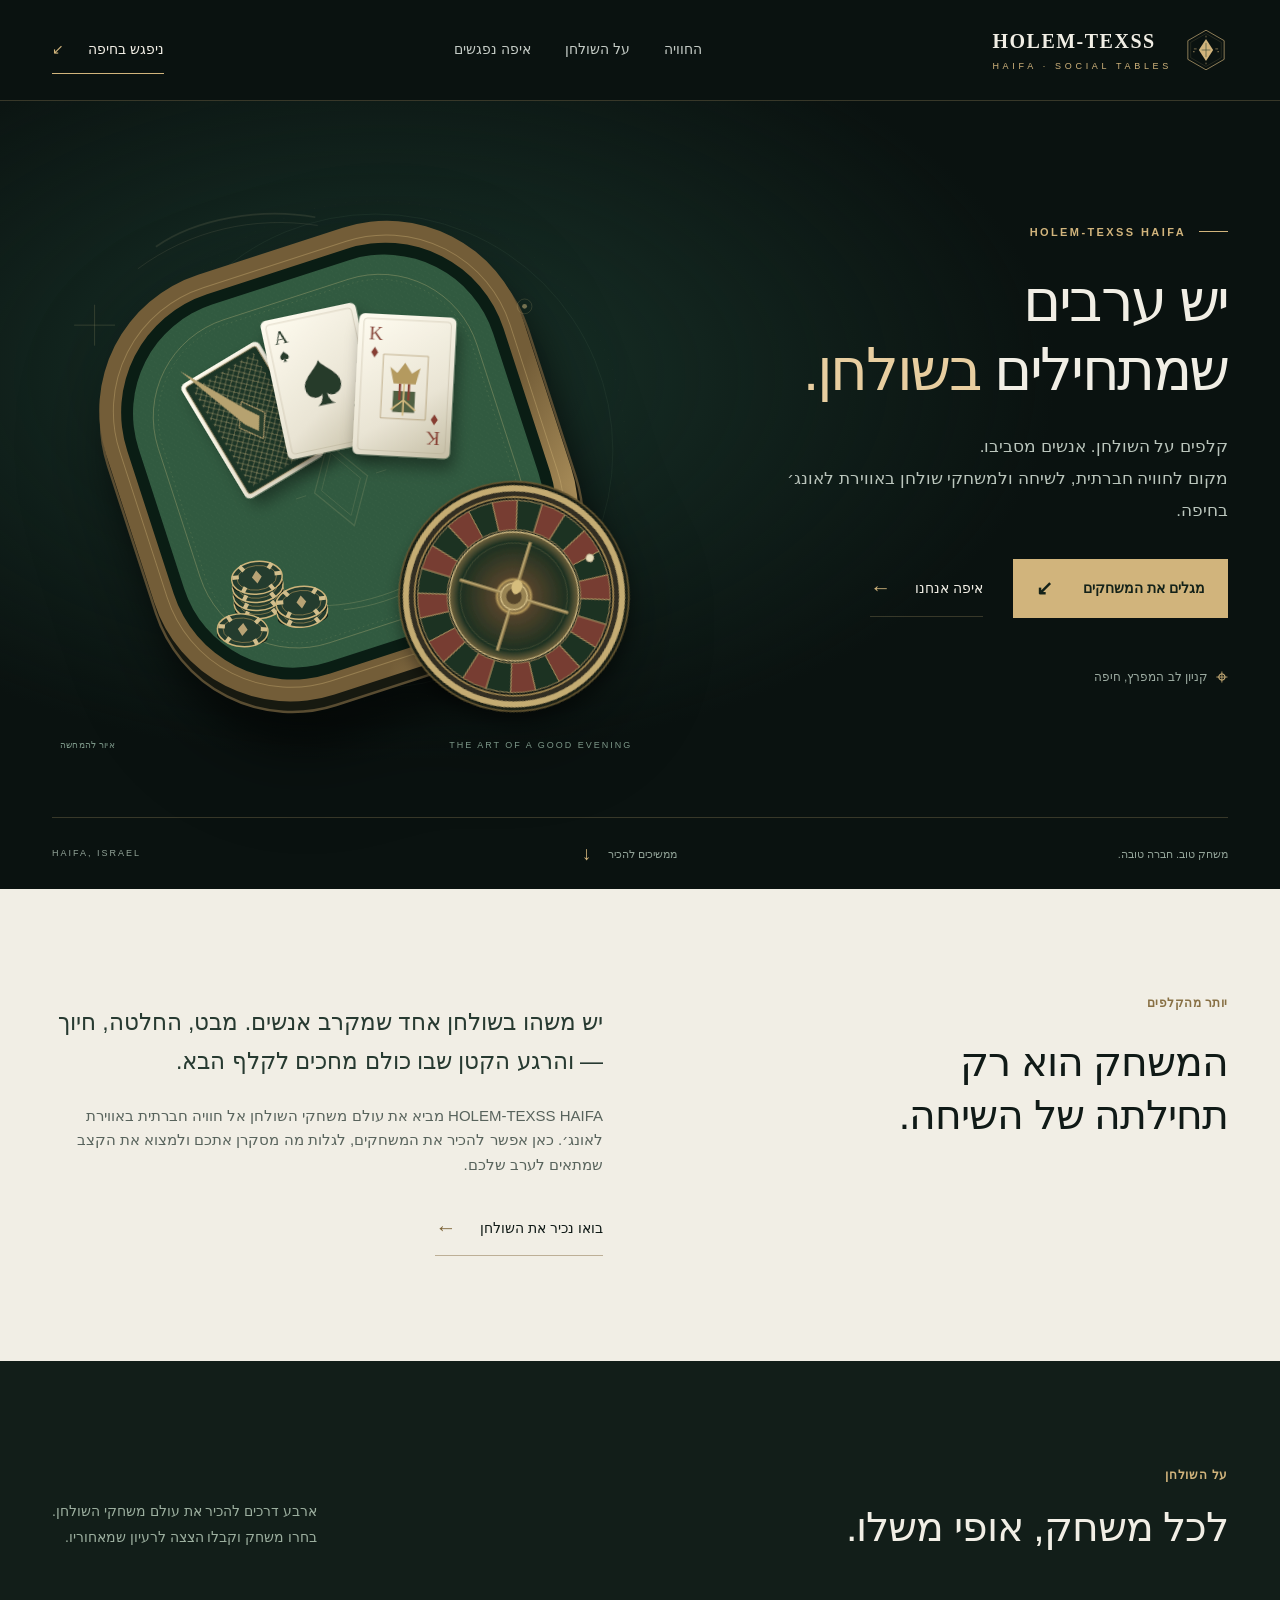
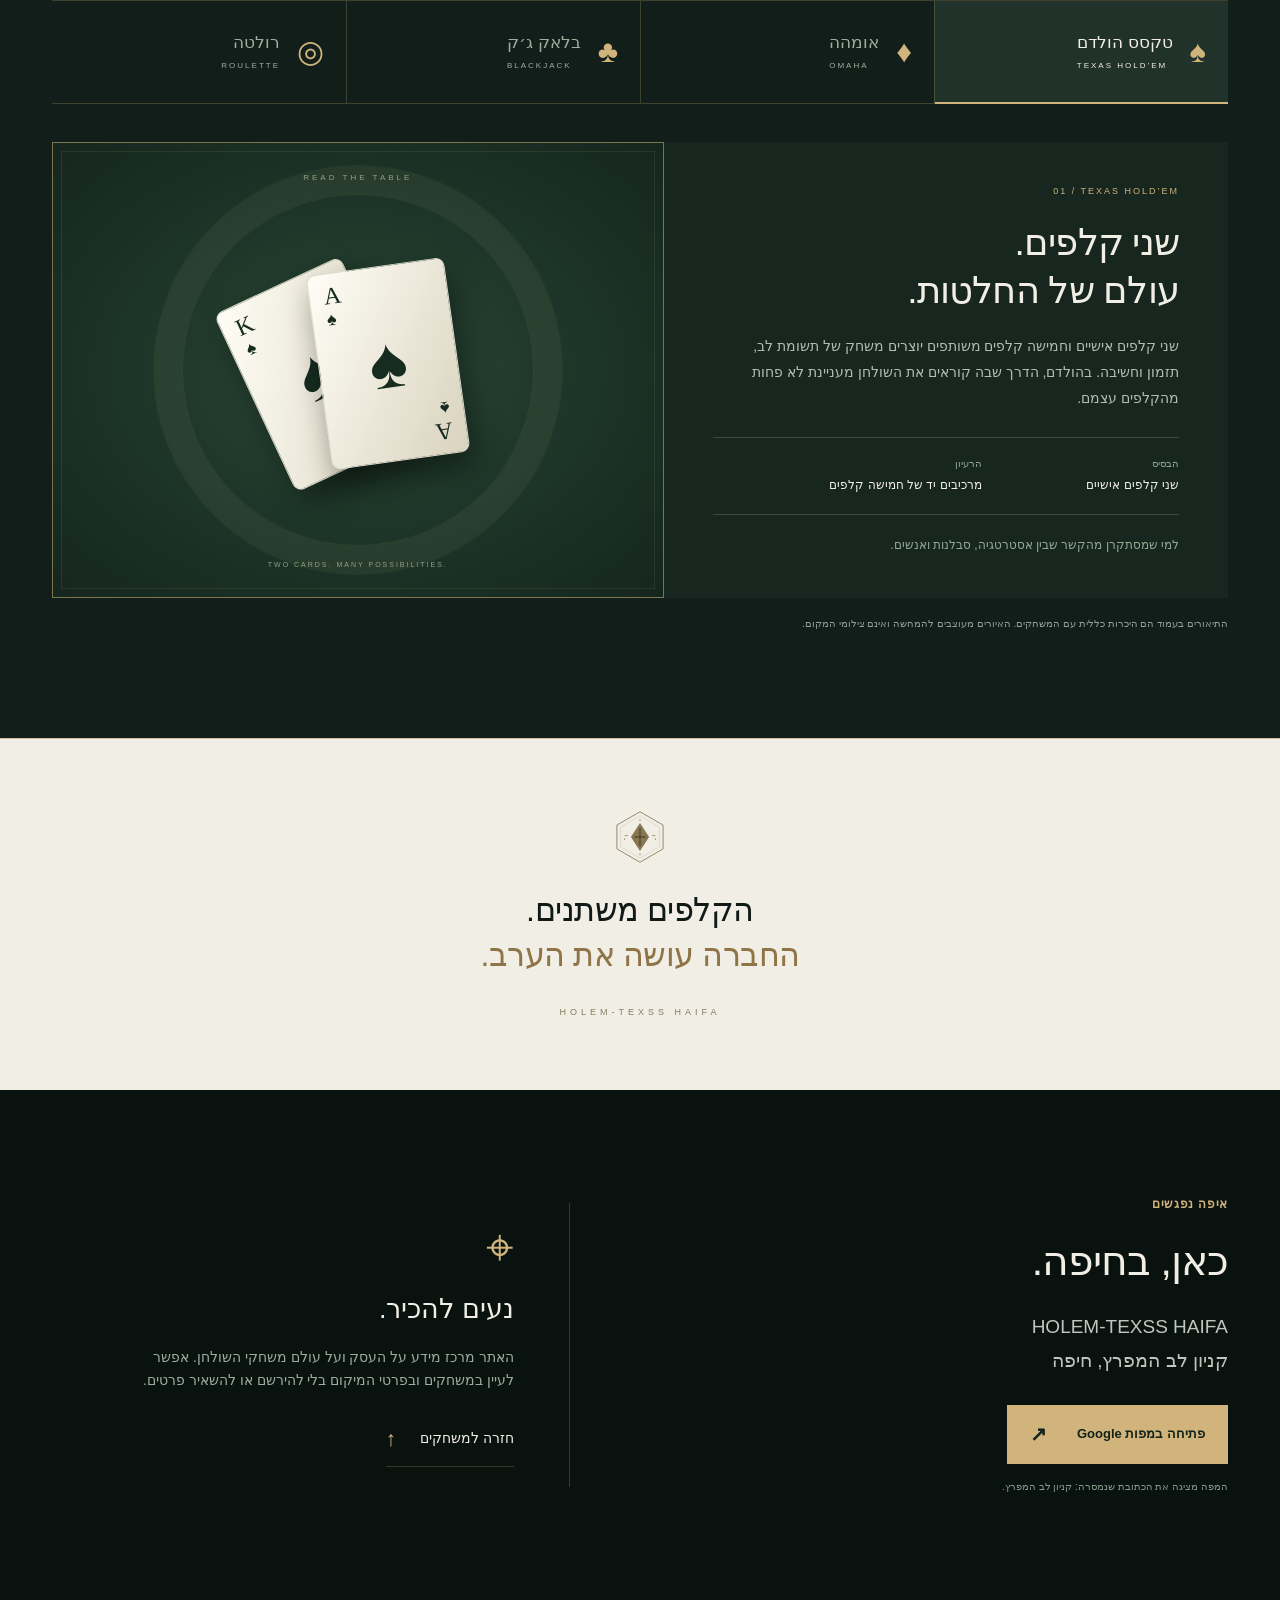
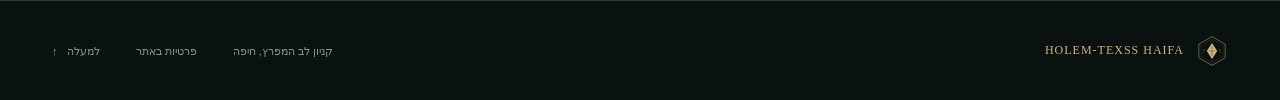
<file: index.html>
<!doctype html>
<html lang="he" dir="rtl">
<head>
  <meta charset="utf-8">
  <meta name="viewport" content="width=device-width, initial-scale=1">
  <meta name="theme-color" content="#101a17">
  <meta name="description" content="HOLEM-TEXSS HAIFA — משחקי שולחן, שיחה ואווירת לאונג׳ בחיפה. הכירו את עולם ההולדם, האומהה, הבלאק ג׳ק והרולטה. קניון לב המפרץ, חיפה.">
  <meta property="og:type" content="website">
  <meta property="og:locale" content="he_IL">
  <meta property="og:site_name" content="HOLEM-TEXSS HAIFA">
  <meta property="og:title" content="HOLEM-TEXSS HAIFA | סביב שולחן אחד">
  <meta property="og:description" content="משחקי שולחן, שיחה ואווירת לאונג׳. קניון לב המפרץ, חיפה.">
  <title>HOLEM-TEXSS HAIFA — סביב שולחן אחד</title>
  <link rel="icon" href="assets/mark.svg" type="image/svg+xml">
  <link rel="stylesheet" href="assets/site.css">
  <script src="assets/site.js" defer></script>
</head>
<body>
  <a class="skip-link" href="#main">דילוג לתוכן</a>
  <header class="site-header">
    <div class="wrap header-inner">
      <a class="brand" href="./" aria-label="HOLEM-TEXSS HAIFA — עמוד הבית">
        <img src="assets/mark.svg" alt="" width="44" height="44">
        <span class="brand-type" dir="ltr">HOLEM-TEXSS<small>HAIFA · SOCIAL TABLES</small></span>
      </a>
      <nav aria-label="ניווט ראשי">
        <a href="#experience">החוויה</a>
        <a href="#games">על השולחן</a>
        <a href="#visit">איפה נפגשים</a>
      </nav>
      <a class="header-link" href="#visit">ניפגש בחיפה <span aria-hidden="true">↙</span></a>
    </div>
  </header>

  <main id="main">
    <section class="hero" aria-labelledby="hero-title">
      <div class="wrap hero-grid">
        <div class="hero-copy">
          <p class="eyebrow"><span></span> HOLEM-TEXSS HAIFA</p>
          <h1 id="hero-title">יש ערבים<br>שמתחילים <em>בשולחן.</em></h1>
          <p class="hero-description">קלפים על השולחן. אנשים מסביבו.<br>מקום לחוויה חברתית, לשיחה ולמשחקי שולחן באווירת לאונג׳ בחיפה.</p>
          <div class="hero-actions">
            <a class="button button-gold" href="#games">מגלים את המשחקים <span aria-hidden="true">↙</span></a>
            <a class="text-link" href="#visit">איפה אנחנו <span aria-hidden="true">←</span></a>
          </div>
          <p class="hero-location"><span class="location-icon" aria-hidden="true">⌖</span> קניון לב המפרץ, חיפה</p>
        </div>
        <figure class="hero-art">
          <img src="assets/table-scene.svg" alt="איור מקורי של שולחן ירוק, קלפי משחק וגלגל רולטה בזהב" width="800" height="760" fetchpriority="high">
          <figcaption><span dir="ltr">THE ART OF A GOOD EVENING</span><span>איור להמחשה</span></figcaption>
        </figure>
      </div>
      <div class="wrap hero-bottom"><span>משחק טוב. חברה טובה.</span><a href="#experience">ממשיכים להכיר <span aria-hidden="true">↓</span></a><span dir="ltr">HAIFA, ISRAEL</span></div>
    </section>

    <section class="experience section-space" id="experience" aria-labelledby="experience-title">
      <div class="wrap experience-grid">
        <div><p class="eyebrow">יותר מהקלפים</p><h2 id="experience-title">המשחק הוא רק<br>תחילתה של השיחה.</h2></div>
        <div class="experience-copy"><p class="large-copy">יש משהו בשולחן אחד שמקרב אנשים. מבט, החלטה, חיוך — והרגע הקטן שבו כולם מחכים לקלף הבא.</p><p>HOLEM-TEXSS HAIFA מביא את עולם משחקי השולחן אל חוויה חברתית באווירת לאונג׳. כאן אפשר להכיר את המשחקים, לגלות מה מסקרן אתכם ולמצוא את הקצב שמתאים לערב שלכם.</p><a class="text-link" href="#games">בואו נכיר את השולחן <span aria-hidden="true">←</span></a></div>
      </div>
    </section>

    <section class="games-section section-space" id="games" aria-labelledby="games-title">
      <div class="wrap">
        <div class="section-heading"><div><p class="eyebrow">על השולחן</p><h2 id="games-title">לכל משחק, אופי משלו.</h2></div><p>ארבע דרכים להכיר את עולם משחקי השולחן.<br>בחרו משחק וקבלו הצצה לרעיון שמאחוריו.</p></div>
        <div class="game-tabs" aria-label="בחירת משחק">
          <a href="#game-holdem" class="game-tab is-active" data-game="holdem"><span aria-hidden="true">♠</span><span>טקסס הולדם<small dir="ltr">TEXAS HOLD’EM</small></span></a>
          <a href="#game-omaha" class="game-tab" data-game="omaha"><span aria-hidden="true">♦</span><span>אומהה<small dir="ltr">OMAHA</small></span></a>
          <a href="#game-blackjack" class="game-tab" data-game="blackjack"><span aria-hidden="true">♣</span><span>בלאק ג׳ק<small dir="ltr">BLACKJACK</small></span></a>
          <a href="#game-roulette" class="game-tab" data-game="roulette"><span aria-hidden="true">◎</span><span>רולטה<small dir="ltr">ROULETTE</small></span></a>
        </div>

        <div class="game-panels">
          <article class="game-panel" id="game-holdem" data-panel="holdem" aria-labelledby="holdem-title">
            <div class="game-visual"><span class="visual-label" dir="ltr">READ THE TABLE</span><div class="playing-cards" aria-hidden="true"><div class="playing-card tilted"><span>K<small>♠</small></span><b>♠</b><span class="card-bottom">K<small>♠</small></span></div><div class="playing-card"><span>A<small>♠</small></span><b>♠</b><span class="card-bottom">A<small>♠</small></span></div></div><span class="visual-foot" dir="ltr">TWO CARDS. MANY POSSIBILITIES.</span></div>
            <div class="game-copy"><span class="game-number" dir="ltr">01 / TEXAS HOLD’EM</span><h3 id="holdem-title">שני קלפים.<br>עולם של החלטות.</h3><p>שני קלפים אישיים וחמישה קלפים משותפים יוצרים משחק של תשומת לב, תזמון וחשיבה. בהולדם, הדרך שבה קוראים את השולחן מעניינת לא פחות מהקלפים עצמם.</p><dl class="game-facts"><div><dt>הבסיס</dt><dd>שני קלפים אישיים</dd></div><div><dt>הרעיון</dt><dd>מרכיבים יד של חמישה קלפים</dd></div></dl><p class="game-note">למי שמסתקרן מהקשר שבין אסטרטגיה, סבלנות ואנשים.</p></div>
          </article>
          <article class="game-panel" id="game-omaha" data-panel="omaha" aria-labelledby="omaha-title">
            <div class="game-visual"><span class="visual-label" dir="ltr">EXPLORE THE POSSIBILITIES</span><div class="four-cards" aria-hidden="true"><span>A<small>♠</small></span><span>K<small>♦</small></span><span>Q<small>♣</small></span><span>J<small>♥</small></span></div><span class="visual-foot" dir="ltr">A DIFFERENT WAY TO SEE THE TABLE.</span></div>
            <div class="game-copy"><span class="game-number" dir="ltr">02 / OMAHA</span><h3 id="omaha-title">יותר אפשרויות.<br>מבט חדש על השולחן.</h3><p>באומהה עם ארבעה קלפים, כל שחקן מקבל ארבעה קלפים אישיים. כדי להרכיב יד משתמשים בדיוק בשניים מהם ובשלושה מהקלפים המשותפים — כלל קטן שמשנה את כל דרך החשיבה.</p><dl class="game-facts"><div><dt>הבסיס</dt><dd>ארבעה קלפים אישיים</dd></div><div><dt>הרעיון</dt><dd>שניים מהיד, שלושה מהשולחן</dd></div></dl><p class="game-note">למי שאוהב לחפש צירופים ולגלות אפשרויות חדשות.</p></div>
          </article>
          <article class="game-panel" id="game-blackjack" data-panel="blackjack" aria-labelledby="blackjack-title">
            <div class="game-visual"><span class="visual-label" dir="ltr">KNOW WHEN TO STOP</span><div class="twenty-one" aria-hidden="true">21<span>BLACKJACK</span></div><span class="visual-foot" dir="ltr">A LITTLE CALCULATION. A LOT OF FOCUS.</span></div>
            <div class="game-copy"><span class="game-number" dir="ltr">03 / BLACKJACK</span><h3 id="blackjack-title">עוד קלף,<br>או לעצור כאן?</h3><p>הרעיון פשוט: להתקרב ל־21 בלי לעבור אותו. בלאק ג׳ק מעמיד במרכז את ההחלטה מתי לבקש קלף נוסף ומתי להישאר עם היד הקיימת.</p><dl class="game-facts"><div><dt>הבסיס</dt><dd>ערכי קלפים שמצטברים</dd></div><div><dt>הרעיון</dt><dd>מתקרבים ל־21 בלי לעבור</dd></div></dl><p class="game-note">למי שאוהב כללים ברורים והחלטות קטנות שמשנות את התמונה.</p></div>
          </article>
          <article class="game-panel" id="game-roulette" data-panel="roulette" aria-labelledby="roulette-title">
            <div class="game-visual"><span class="visual-label" dir="ltr">WATCH THE MOMENT UNFOLD</span><div class="roulette-wheel" aria-hidden="true"><span>✦</span></div><span class="visual-foot" dir="ltr">ROUND AND ROUND.</span></div>
            <div class="game-copy"><span class="game-number" dir="ltr">04 / ROULETTE</span><h3 id="roulette-title">גלגל אחד.<br>רגע שכולם חולקים.</h3><p>הגלגל, הכדור והמספרים הופכים כל סיבוב לרגע משותף סביב השולחן. הרולטה מזוהה עם קצב שונה ממשחקי הקלפים ועם הציפייה לראות היכן הכדור יעצור.</p><dl class="game-facts"><div><dt>הבסיס</dt><dd>גלגל ממוספר וכדור</dd></div><div><dt>הרעיון</dt><dd>עוקבים אחר תוצאת הסיבוב</dd></div></dl><p class="game-note">למי שמסקרן אותו לגלות גם את הצד הזה של עולם משחקי השולחן.</p></div>
          </article>
        </div>
        <p class="games-caption">התיאורים בעמוד הם היכרות כללית עם המשחקים. האיורים מעוצבים להמחשה ואינם צילומי המקום.</p>
      </div>
    </section>

    <section class="interlude"><div class="wrap"><img src="assets/mark.svg" alt="" width="56" height="56"><p>הקלפים משתנים.<br><em>החברה עושה את הערב.</em></p><span dir="ltr">HOLEM-TEXSS HAIFA</span></div></section>

    <section class="visit section-space" id="visit" aria-labelledby="visit-title">
      <div class="wrap visit-grid">
        <div><p class="eyebrow">איפה נפגשים</p><h2 id="visit-title">כאן, בחיפה.</h2><p class="visit-description">HOLEM-TEXSS HAIFA<br>קניון לב המפרץ, חיפה</p><a class="button button-gold" href="https://www.google.com/maps/search/?api=1&amp;query=%D7%A7%D7%A0%D7%99%D7%95%D7%9F%20%D7%9C%D7%91%20%D7%94%D7%9E%D7%A4%D7%A8%D7%A5%20%D7%97%D7%99%D7%A4%D7%94" target="_blank" rel="noopener noreferrer">פתיחה במפות Google <span aria-hidden="true">↗</span><span class="sr-only"> — בחלון חדש</span></a><p class="map-note">המפה מציגה את הכתובת שנמסרה: קניון לב המפרץ.</p></div>
        <div class="visit-note"><span class="coordinate-mark" aria-hidden="true">⌖</span><h3>נעים להכיר.</h3><p>האתר מרכז מידע על העסק ועל עולם משחקי השולחן. אפשר לעיין במשחקים ובפרטי המיקום בלי להירשם או להשאיר פרטים.</p><a class="text-link" href="#games">חזרה למשחקים <span aria-hidden="true">↑</span></a></div>
      </div>
    </section>
  </main>

  <footer class="site-footer"><div class="wrap footer-inner"><a class="brand footer-brand" href="./"><img src="assets/mark.svg" alt="" width="32" height="32"><span dir="ltr">HOLEM-TEXSS HAIFA</span></a><span>קניון לב המפרץ, חיפה</span><a href="privacy.html">פרטיות באתר</a><a href="#main">למעלה <span aria-hidden="true">↑</span></a></div></footer>
</body>
</html>
</file>
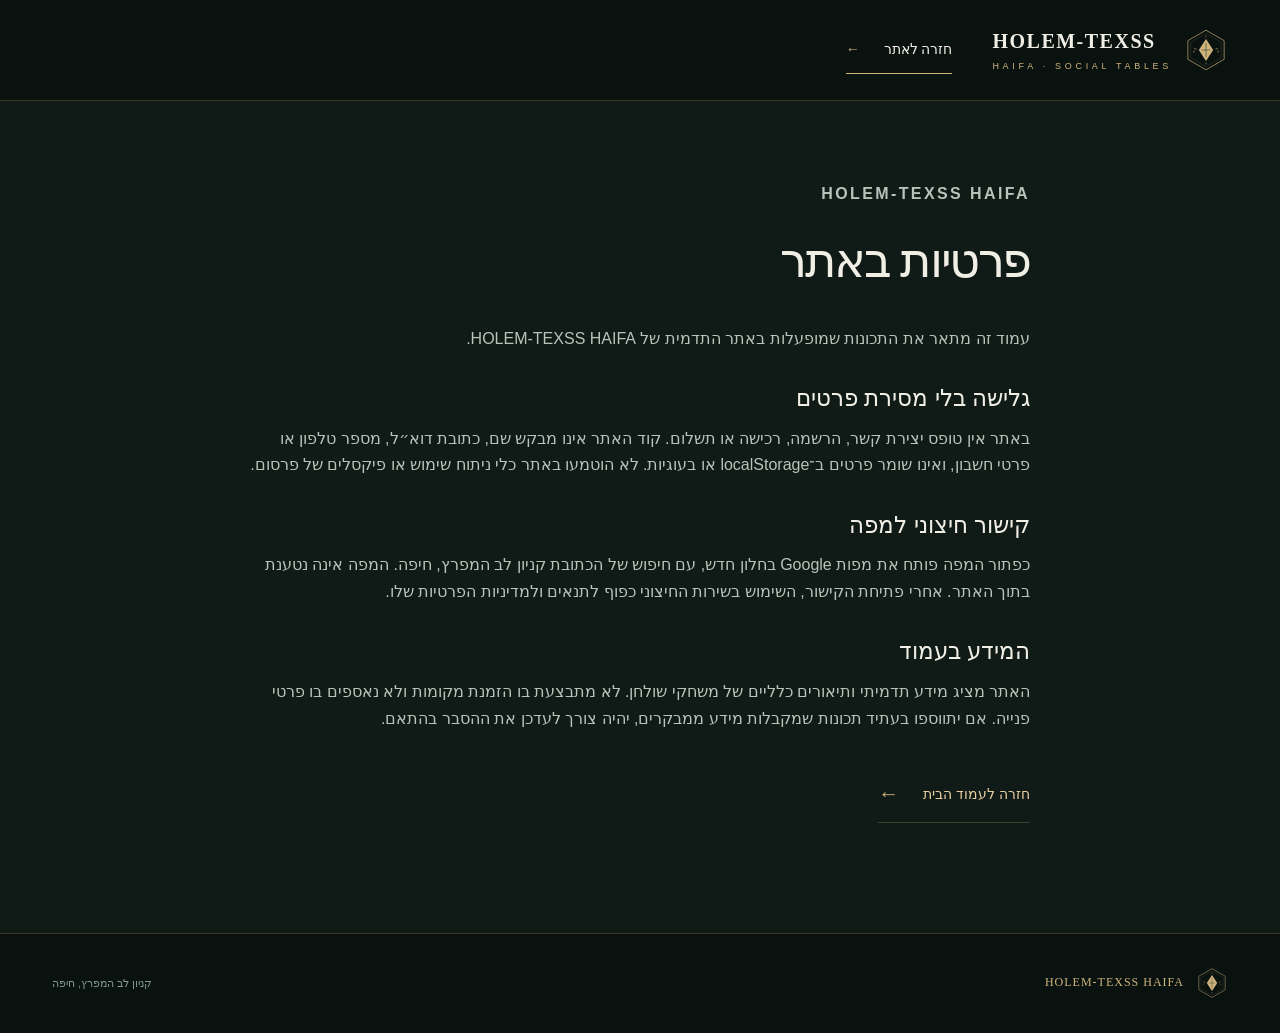
<file: privacy.html>
<!doctype html>
<html lang="he" dir="rtl">
<head>
  <meta charset="utf-8">
  <meta name="viewport" content="width=device-width, initial-scale=1">
  <meta name="theme-color" content="#101a17">
  <meta name="description" content="מידע על פרטיות השימוש באתר HOLEM-TEXSS HAIFA ועל הקישור החיצוני למפות Google.">
  <title>פרטיות באתר | HOLEM-TEXSS HAIFA</title>
  <link rel="icon" href="assets/mark.svg" type="image/svg+xml">
  <link rel="stylesheet" href="assets/site.css">
</head>
<body>
  <a class="skip-link" href="#main">דילוג לתוכן</a>
  <header class="site-header"><div class="wrap header-inner"><a class="brand" href="./" aria-label="HOLEM-TEXSS HAIFA — עמוד הבית"><img src="assets/mark.svg" alt="" width="44" height="44"><span class="brand-type" dir="ltr">HOLEM-TEXSS<small>HAIFA · SOCIAL TABLES</small></span></a><a class="header-link" href="./">חזרה לאתר <span aria-hidden="true">←</span></a></div></header>
  <main class="privacy-main" id="main"><div class="wrap privacy-wrap">
    <p class="eyebrow">HOLEM-TEXSS HAIFA</p>
    <h1>פרטיות באתר</h1>
    <p>עמוד זה מתאר את התכונות שמופעלות באתר התדמית של HOLEM-TEXSS HAIFA.</p>
    <h2>גלישה בלי מסירת פרטים</h2>
    <p>באתר אין טופס יצירת קשר, הרשמה, רכישה או תשלום. קוד האתר אינו מבקש שם, כתובת דוא״ל, מספר טלפון או פרטי חשבון, ואינו שומר פרטים ב־localStorage או בעוגיות. לא הוטמעו באתר כלי ניתוח שימוש או פיקסלים של פרסום.</p>
    <h2>קישור חיצוני למפה</h2>
    <p>כפתור המפה פותח את מפות Google בחלון חדש, עם חיפוש של הכתובת קניון לב המפרץ, חיפה. המפה אינה נטענת בתוך האתר. אחרי פתיחת הקישור, השימוש בשירות החיצוני כפוף לתנאים ולמדיניות הפרטיות שלו.</p>
    <h2>המידע בעמוד</h2>
    <p>האתר מציג מידע תדמיתי ותיאורים כלליים של משחקי שולחן. לא מתבצעת בו הזמנת מקומות ולא נאספים בו פרטי פנייה. אם יתווספו בעתיד תכונות שמקבלות מידע ממבקרים, יהיה צורך לעדכן את ההסבר בהתאם.</p>
    <a class="text-link" href="./">חזרה לעמוד הבית <span aria-hidden="true">←</span></a>
  </div></main>
  <footer class="site-footer"><div class="wrap footer-inner"><a class="brand footer-brand" href="./"><img src="assets/mark.svg" alt="" width="32" height="32"><span dir="ltr">HOLEM-TEXSS HAIFA</span></a><span>קניון לב המפרץ, חיפה</span></div></footer>
</body>
</html>
</file>
<file: assets/site.css>
:root{--ink:#101a17;--ink-deep:#0a1210;--paper:#f1eee5;--gold:#d1b47c;--gold-bright:#e8cea0;--muted:#aeb6b0;--line:rgba(209,180,124,.23);--serif:Georgia,"Times New Roman",serif}
*{box-sizing:border-box}html{scroll-behavior:smooth;scroll-padding-top:100px}body{margin:0;background:var(--ink);color:var(--paper);font-family:"Segoe UI",Arial,sans-serif;line-height:1.65;-webkit-font-smoothing:antialiased}a{color:inherit;text-decoration:none}button{font:inherit}img{display:block;max-width:100%}p,h1,h2,h3,figure,dl,dd{margin:0}a:focus-visible,button:focus-visible{outline:2px solid var(--gold-bright);outline-offset:5px}.wrap{width:min(1260px,calc(100% - 104px));margin-inline:auto}.skip-link{position:absolute;top:-80px;right:20px;background:var(--paper);color:var(--ink);padding:12px 20px;z-index:100}.skip-link:focus{top:10px}.sr-only{position:absolute;width:1px;height:1px;padding:0;margin:-1px;overflow:hidden;clip:rect(0,0,0,0);white-space:nowrap;border:0}.site-header{border-bottom:1px solid var(--line);background:var(--ink-deep)}.header-inner{min-height:100px;display:flex;align-items:center;gap:40px}.brand{display:inline-flex;gap:12px;align-items:center;flex-shrink:0}.brand-type{font-family:var(--serif);font-weight:600;font-size:20px;letter-spacing:1.5px;line-height:1.3}.brand-type small{display:block;font-family:"Segoe UI",Arial,sans-serif;font-weight:400;font-size:9px;letter-spacing:3.7px;margin-top:7px;text-align:center;color:var(--gold)}.header-inner nav{display:flex;align-items:center;gap:34px;margin-inline:auto;font-size:14px;color:#c4cbc5}.header-inner nav a,.header-link{padding-block:12px;transition:color .2s}.header-inner nav a:hover,.header-link:hover,.text-link:hover{color:var(--gold-bright)}.header-link{border-bottom:1px solid var(--gold);font-size:14px}.header-link span{padding-inline-start:20px;color:var(--gold)}.hero{background:radial-gradient(ellipse at 30% 35%,#19342a 0,transparent 53%),var(--ink-deep);overflow:hidden}.hero-grid{min-height:716px;display:grid;grid-template-columns:1fr 1.13fr;align-items:center;gap:18px}.hero-copy{padding:60px 0;position:relative;z-index:1}.eyebrow{color:var(--gold);font-size:11px;font-weight:600;letter-spacing:2.4px;display:flex;align-items:center;gap:13px}.eyebrow span{width:29px;height:1px;background:var(--gold)}h1{font-size:clamp(44px,4.55vw,70px);line-height:1.19;font-weight:450;letter-spacing:-2.4px;margin:25px 0 26px}h1 em{color:var(--gold-bright);font-style:normal}h2{font-size:clamp(31px,3.2vw,45px);line-height:1.3;font-weight:450;letter-spacing:-1px}.hero-description{max-width:445px;font-size:17px;line-height:1.9;color:#bbc6bd}.hero-actions{display:flex;align-items:center;gap:30px;margin-top:32px}.button{display:inline-flex;align-items:center;justify-content:center;gap:30px;min-height:54px;padding:13px 23px;font-size:14px;font-weight:600;transition:background .2s,transform .2s}.button:hover{transform:translateY(-2px)}.button-gold{background:var(--gold);color:#142219}.button-gold:hover{background:var(--gold-bright)}.button span{font-size:20px}.button .sr-only{font-size:inherit}.text-link{display:inline-flex;align-items:center;gap:24px;font-size:14px;border-bottom:1px solid var(--line);padding-block:10px;transition:color .2s}.text-link span{color:var(--gold);font-size:21px}.hero-location{font-size:12px;color:#9baaa0;margin-top:42px;display:flex;align-items:center;gap:8px}.location-icon{font-size:21px;color:var(--gold)}.hero-art{align-self:stretch;display:flex;flex-direction:column;justify-content:center;position:relative;margin-left:-40px}.hero-art>img{width:100%;height:auto;object-fit:contain;filter:drop-shadow(0 26px 40px #0005)}.hero-art figcaption{margin-top:-48px;position:relative;display:flex;justify-content:space-between;color:#7c9788;font-size:9px;letter-spacing:2px;padding-inline:34px 48px}.hero-art figcaption span:last-child{letter-spacing:.2px}.hero-bottom{display:flex;justify-content:space-between;align-items:center;border-top:1px solid var(--line);padding-block:20px;font-size:11px;color:#91a297}.hero-bottom a{display:flex;align-items:center;gap:16px}.hero-bottom a span{font-size:19px;color:var(--gold)}.hero-bottom>span:last-child{font-size:9px;letter-spacing:2px}.section-space{padding-block:105px}.experience{background:var(--paper);color:var(--ink)}.experience-grid{display:grid;grid-template-columns:1fr 1.05fr;gap:100px}.experience .eyebrow{color:#887044;margin-bottom:22px;font-size:12px;letter-spacing:.5px}.experience-copy{padding-top:9px}.experience-copy .large-copy{font-size:23px;line-height:1.7;color:#273a31;margin-bottom:22px}.experience-copy>p:not(.large-copy){font-size:15px;color:#58635c;max-width:530px}.experience .text-link{border-color:#bdaf96;margin-top:23px}.experience .text-link span{color:#7c6337}.games-section{background:#121e19}.section-heading{display:flex;align-items:flex-end;justify-content:space-between;gap:40px;margin-bottom:46px}.section-heading .eyebrow{letter-spacing:.7px;font-size:12px;margin-bottom:15px}.section-heading>p{color:#9caf9f;font-size:14px;line-height:1.85;max-width:350px;margin-bottom:4px}.game-tabs{display:grid;grid-template-columns:repeat(4,1fr);border-top:1px solid var(--line);border-bottom:1px solid var(--line);margin-bottom:38px}.game-tab{display:flex;align-items:center;gap:17px;padding:25px 22px;color:#9fae9f;position:relative;transition:color .2s,background .2s}.game-tab:not(:last-child){border-inline-end:1px solid var(--line)}.game-tab>span:first-child{font-family:var(--serif);font-size:31px;font-weight:400;color:var(--gold)}.game-tab>span:last-child{font-size:17px;line-height:1.3}.game-tab small{display:block;font-size:8px;letter-spacing:2px;margin-top:7px}.game-tab:hover{background:#1a2a22;color:var(--paper)}.game-tab.is-active{background:#203229;color:var(--paper)}.game-tab.is-active:after{content:"";position:absolute;bottom:-1px;inset-inline:0;height:2px;background:var(--gold)}.game-panel{display:grid;grid-template-columns:.96fr 1.04fr;background:#17261f;min-height:410px;scroll-margin-top:30px}.game-panel+.game-panel{margin-top:25px}.js-enabled .game-panel+.game-panel{margin-top:0}.game-panel[hidden]{display:none}.game-visual{order:2;position:relative;display:flex;align-items:center;justify-content:center;background:radial-gradient(ellipse at 50% 50%,#2a4936 0,#1e3629 48%,#15261e 100%);border:1px solid #7d754d;outline:1px solid #7d754d33;outline-offset:-10px;overflow:hidden;min-height:410px}.game-visual:before{content:"";position:absolute;width:350px;height:350px;border:1px solid #87956723;border-radius:50%;box-shadow:0 0 0 28px #72836008,0 0 0 29px #87956715}.visual-label,.visual-foot{position:absolute;font-size:8px;letter-spacing:3px;color:#91a183;z-index:2}.visual-label{top:28px}.visual-foot{bottom:27px;font-size:7px;letter-spacing:2px}.playing-cards{display:flex;align-items:center;direction:ltr;position:relative;margin-right:30px;transform:rotate(-8deg)}.playing-card{width:139px;height:196px;border-radius:9px;background:linear-gradient(120deg,#fffdf6,#d9d3be);color:#162c20;box-shadow:4px 16px 30px #0006;position:relative;padding:10px 14px;display:flex;flex-direction:column;justify-content:space-between;font-family:var(--serif);border:1px solid #dfddcd}.playing-card.tilted{transform:rotate(-17deg) translateX(20px) translateY(7px);margin-right:-47px;z-index:0}.playing-card>span{font-size:24px;line-height:1}.playing-card small{font-size:18px;display:block;margin-top:2px}.playing-card>b{font-size:72px;line-height:1;text-align:center;font-weight:400}.playing-card .card-bottom{align-self:flex-end;transform:rotate(180deg)}.game-copy{padding:42px 49px;display:flex;flex-direction:column;justify-content:center}.game-number{font-size:9px;letter-spacing:2px;color:var(--gold);margin-bottom:21px;text-align:right}.game-copy h3{font-size:37px;line-height:1.28;font-weight:450;letter-spacing:-.8px;margin-bottom:20px}.game-copy>p{font-size:14px;line-height:1.85;color:#afbfaf;max-width:440px}.game-facts{display:grid;grid-template-columns:1fr 1.5fr;gap:18px;border-top:1px solid var(--line);border-bottom:1px solid var(--line);padding-block:18px;margin-block:25px 19px}.game-facts dt{font-size:10px;color:#8eaa97;margin-bottom:4px}.game-facts dd{font-size:12px}.game-copy p.game-note{font-size:12px;color:#91a995}.games-caption{font-size:10px;color:#94a298;margin-top:18px}.four-cards{display:flex;direction:ltr;transform:rotate(-9deg);padding-right:33px;position:relative}.four-cards>span{background:linear-gradient(120deg,#fffdf6,#d9d3be);color:#173022;font-family:var(--serif);font-size:27px;padding:12px 14px;width:93px;height:160px;margin-right:-28px;border-radius:7px;box-shadow:3px 10px 18px #0005;border:1px solid #dfddcd;transform:rotate(-15deg)}.four-cards>span:nth-child(2){transform:rotate(-5deg);color:#a63e35}.four-cards>span:nth-child(3){transform:rotate(5deg)}.four-cards>span:nth-child(4){transform:rotate(15deg);color:#a63e35}.four-cards small{display:block;font-size:43px;margin-top:20px;text-align:center}.twenty-one{font-family:var(--serif);font-size:158px;line-height:1;color:var(--gold-bright);position:relative;text-shadow:3px 5px #0004}.twenty-one span{display:block;font-family:"Segoe UI",Arial,sans-serif;font-size:10px;letter-spacing:7px;text-align:center;margin-top:14px;padding-left:7px}.roulette-wheel{width:250px;height:250px;border-radius:50%;background:repeating-conic-gradient(#b28e55 0deg 1.5deg,#20372a 1.5deg 15deg,#b28e55 15deg 16.5deg,#6e342a 16.5deg 30deg);border:14px solid #ad8b51;box-shadow:0 0 0 3px #372d1e,0 0 0 5px #b69d67,0 12px 30px #0008;display:grid;place-items:center;position:relative}.roulette-wheel:after{content:"";position:absolute;inset:30px;border:1px solid #d3c195;border-radius:50%;background:radial-gradient(circle,#7d6d43,#2f3e2c 60%);box-shadow:0 0 0 3px #0b1a12}.roulette-wheel>span{position:relative;z-index:1;font-size:70px;color:var(--gold-bright)}.interlude{background:var(--paper);color:var(--ink);text-align:center;padding-block:70px;border-top:1px solid #cebfa4}.interlude img{margin:0 auto 23px;filter:brightness(.65)}.interlude p{font-size:32px;line-height:1.4;font-weight:400;letter-spacing:-.5px}.interlude p em{font-style:normal;color:#8e7446}.interlude .wrap>span{display:block;letter-spacing:4px;font-size:9px;color:#8a7a60;margin-top:28px}.visit{background:var(--ink-deep)}.visit-grid{display:grid;grid-template-columns:1fr 1fr;gap:140px;align-items:center}.visit .eyebrow{letter-spacing:.7px;font-size:12px;margin-bottom:20px}.visit-description{font-size:19px;line-height:1.8;margin-top:22px;margin-bottom:26px;color:#bdc7bd}.visit .button{font-size:13px}.map-note{font-size:10px;color:#879b8c;margin-top:15px}.visit-note{border-inline-start:1px solid var(--line);padding:20px 55px 20px 0}.coordinate-mark{font-size:49px;color:var(--gold);line-height:1}.visit-note h3{font-size:27px;line-height:1.3;font-weight:450;margin-block:20px 18px}.visit-note p{color:#9bae9e;font-size:14px;max-width:390px}.visit-note .text-link{margin-top:20px}.site-footer{background:var(--ink-deep);border-top:1px solid var(--line);color:#82988a}.footer-inner{display:flex;align-items:center;gap:36px;min-height:99px;font-size:11px}.footer-brand{font-family:var(--serif);font-size:12px;color:var(--gold);letter-spacing:1px;margin-inline-end:auto}.footer-inner>a:not(.footer-brand){min-height:44px;display:flex;align-items:center;gap:9px}.privacy-main{min-height:70vh;padding-block:80px 110px}.privacy-wrap{max-width:780px}.privacy-main .eyebrow{margin-bottom:20px}.privacy-main h1{font-size:48px;margin-bottom:36px}.privacy-main h2{font-size:23px;letter-spacing:0;margin-block:32px 12px}.privacy-main p{color:#b6c4b9;font-size:16px}.privacy-main .text-link{margin-top:35px}.privacy-main a{color:var(--gold-bright)}
@media(min-width:1550px){.hero-grid{min-height:780px}.hero-art{margin-left:-25px}.hero-art>img{max-height:730px}}
@media(max-width:1100px){.wrap{width:calc(100% - 64px)}.header-inner{gap:22px}.header-inner nav{gap:20px}.brand-type{font-size:17px}.brand-type small{font-size:8px;letter-spacing:2.8px}.hero-grid{min-height:660px}.hero-art{margin-left:-25px}.hero-art figcaption{margin-top:-25px;padding-inline:20px;font-size:7px}.hero-copy{padding-block:50px}.hero-description{font-size:15px}.hero-actions{gap:22px}.hero-actions .button{gap:20px;padding-inline:18px;font-size:13px}.experience-grid{gap:60px}.game-tab{padding-inline:15px;gap:12px}.game-tab>span:last-child{font-size:15px}.game-copy{padding:35px}.game-copy h3{font-size:32px}.game-facts{grid-template-columns:1fr 1.3fr;gap:12px}.visit-grid{gap:70px}.visit-note{padding-inline-start:35px}.section-space{padding-block:85px}}
@media(max-width:820px){.wrap{width:calc(100% - 40px)}.header-inner{min-height:83px;gap:16px;flex-wrap:wrap;padding-block:15px}.brand img{width:37px;height:37px}.brand-type{font-size:16px}.brand-type small{font-size:7px;letter-spacing:2.8px}.header-inner nav{order:3;justify-content:center;border-top:1px solid var(--line);width:100%;margin-top:8px;padding-top:8px;gap:40px;font-size:12px}.header-link{margin-inline-start:auto;font-size:12px}.header-link span{padding-inline-start:10px}.hero-grid{grid-template-columns:1fr;gap:0;min-height:0}.hero-copy{padding-block:48px 10px}.hero .eyebrow{font-size:10px}h1{font-size:clamp(43px,7.8vw,63px);letter-spacing:-1.7px;margin-block:22px}.hero-description{font-size:16px;max-width:500px}.hero-actions{margin-top:25px}.hero-location{margin-top:25px}.hero-art{margin:0 auto;width:min(540px,100%);margin-top:-15px;margin-bottom:28px}.hero-art>img{max-height:500px;width:100%}.hero-art figcaption{margin-top:-26px;padding-inline:20px;font-size:8px}.hero-bottom{font-size:10px}.hero-bottom>span:last-child{display:none}.section-space{padding-block:65px}.experience-grid{grid-template-columns:1fr;gap:26px}.experience h2 br{display:none}.experience h2{max-width:450px}.experience-copy{padding-top:0}.experience-copy .large-copy{font-size:21px;margin-bottom:17px}.experience-copy>p:not(.large-copy){max-width:none}.experience .text-link{margin-top:15px}.section-heading{display:block;margin-bottom:27px}.section-heading>p{margin-top:20px;font-size:13px}.game-tabs{grid-template-columns:repeat(2,1fr);margin-bottom:24px}.game-tab{padding:21px}.game-tab:nth-child(2){border-inline-end:0}.game-tab:nth-child(-n+2){border-bottom:1px solid var(--line)}.game-tab.is-active:after{inset-inline:20px}.game-panel{grid-template-columns:1fr}.game-visual{order:0;min-height:310px}.game-visual:before{width:270px;height:270px}.game-copy{padding:32px}.game-copy>p{max-width:none}.game-copy h3 br{display:none}.game-copy h3{font-size:31px;max-width:440px}.game-facts{grid-template-columns:1fr 1fr}.game-number{margin-bottom:13px}.playing-card{width:112px;height:160px;padding:9px 12px}.playing-card>span{font-size:21px}.playing-card small{font-size:14px}.playing-card>b{font-size:55px}.four-cards>span{height:140px;width:85px}.roulette-wheel{width:200px;height:200px;border-width:11px}.twenty-one{font-size:125px}.interlude{padding-block:55px}.interlude p{font-size:28px}.visit-grid{grid-template-columns:1fr;gap:40px}.visit-note{border-inline-start:0;border-top:1px solid var(--line);padding:35px 0 0}.visit-note p{max-width:100%}.visit-note h3{margin-top:13px}.coordinate-mark{font-size:36px}.footer-inner{gap:13px 25px;flex-wrap:wrap;padding-block:25px;min-height:0}.footer-brand{width:100%;margin-bottom:6px}.footer-inner>span{width:100%}.privacy-main{padding-block:50px 75px}.privacy-main h1{font-size:37px}}
@media(max-width:390px){.wrap{width:calc(100% - 32px)}.header-link{font-size:11px}.brand{gap:8px}.brand-type{font-size:14px}.brand-type small{letter-spacing:2px}.brand img{width:32px;height:32px}.header-inner nav{gap:28px}.hero-actions{gap:18px}.hero-actions .button{font-size:12px;padding-inline:14px;gap:12px}.hero-actions .text-link{font-size:12px;gap:10px}.game-tab{padding:18px 13px}.game-tab>span:last-child{font-size:14px}.game-copy{padding:27px}.game-facts{grid-template-columns:1fr;gap:14px}.hero-art figcaption{font-size:7px;letter-spacing:1px}}
@media(prefers-reduced-motion:reduce){html{scroll-behavior:auto}*,*:before,*:after{transition:none!important;animation:none!important}.button:hover{transform:none}}
</file>
